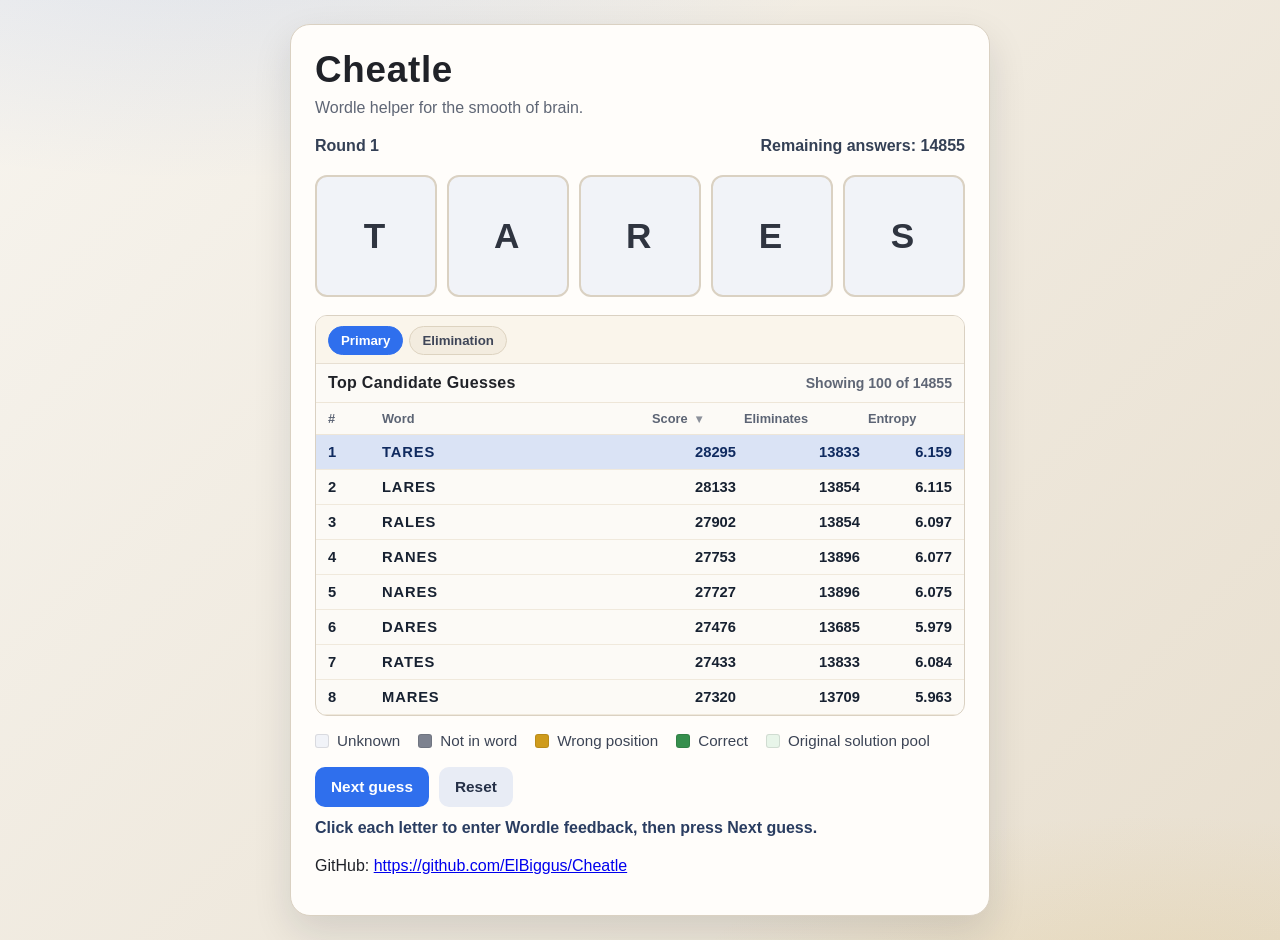
<file: index.html>
<!doctype html>
<html lang="en">
<head>
  <meta charset="UTF-8" />
  <meta name="viewport" content="width=device-width, initial-scale=1.0" />
  <title>Cheatle</title>
  <link rel="stylesheet" href="styles.css" />
</head>
<body>
  <main class="app-shell">
    <section class="card">
      <h1>Cheatle</h1>
      <p class="subtitle">Wordle helper for the smooth of brain.</p>

      <div class="status-row">
        <span id="roundLabel">Round 1</span>
        <span id="remainingLabel">Remaining answers: 0</span>
      </div>

      <div id="guessRow" class="guess-row" aria-label="Current guess"></div>

      <section class="candidate-panel" aria-label="Top candidate guesses">
        <div class="candidate-tabs" role="tablist" aria-label="Candidate list mode">
          <button id="primaryTabButton" class="candidate-tab active" type="button" role="tab" aria-selected="true">Primary</button>
          <button id="eliminationTabButton" class="candidate-tab" type="button" role="tab" aria-selected="false">Elimination</button>
        </div>
        <div class="candidate-header">
          <h2 id="candidateTitle">Top Candidate Guesses</h2>
          <span id="candidateCountLabel">Showing 0 of 0</span>
        </div>
        <div class="candidate-columns">
          <span>#</span>
          <button id="sortWordButton" type="button" class="candidate-sort-btn" title="To Your Mother">Word</button>
          <button id="sortScoreButton" type="button" class="candidate-sort-btn" title="Positionally weighted histogram score">Score</button>
          <button id="sortEliminatesButton" type="button" class="candidate-sort-btn" title="Minimum guaranteed words that will be eliminated">Eliminates</button>
          <button id="sortEntropyButton" type="button" class="candidate-sort-btn" title="Potential information gain">Entropy</button>
        </div>
        <div id="candidateList" class="candidate-list"></div>
      </section>

      <div class="legend">
        <div><span class="legend-swatch swatch-unknown"></span>Unknown</div>
        <div><span class="legend-swatch swatch-absent"></span>Not in word</div>
        <div><span class="legend-swatch swatch-present"></span>Wrong position</div>
        <div><span class="legend-swatch swatch-correct"></span>Correct</div>
        <div><span class="legend-swatch swatch-original-solution"></span>Original solution pool</div>
      </div>

      <div class="actions">
        <button id="nextGuessButton" type="button">Next guess</button>
        <button id="resetButton" type="button" class="secondary">Reset</button>
        <button id="loadCsvButton" type="button" class="secondary" hidden>Load answers.csv</button>
      </div>
      <input id="answersFileInput" type="file" accept=".csv,text/csv" hidden />

      <p id="message" class="message" aria-live="polite"></p>
      <p>GitHub: <a href="https://github.com/ElBiggus/Cheatle" target="_blank" rel="noopener noreferrer">https://github.com/ElBiggus/Cheatle</a></p>

    </section>
  </main>

  <script src="app.js" defer></script>
</body>
</html>
</file>
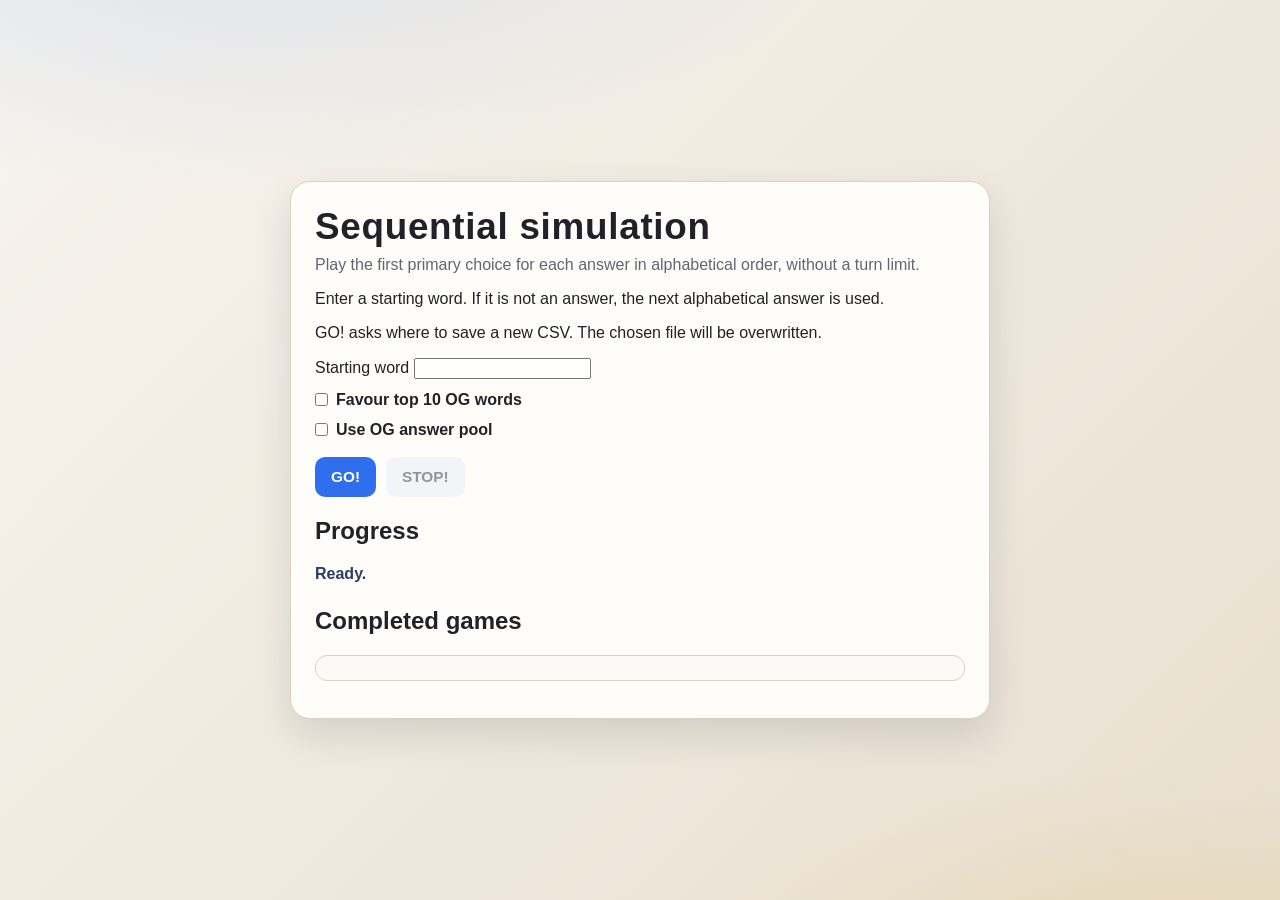
<file: simulation-sequential.html>
<!doctype html>
<html lang="en">
<head>
  <meta charset="UTF-8" />
  <meta name="viewport" content="width=device-width, initial-scale=1.0" />
  <title>Cheatle sequential simulation</title>
  <link rel="stylesheet" href="styles.css" />
</head>
<body>
  <main class="app-shell">
    <section class="card">
      <h1>Sequential simulation</h1>
      <p class="subtitle">Play the first primary choice for each answer in alphabetical order, without a turn limit.</p>
      <p>Enter a starting word. If it is not an answer, the next alphabetical answer is used.</p>
      <p>GO! asks where to save a new CSV. The chosen file will be overwritten.</p>
      <label for="simulationStart">Starting word</label>
      <input id="simulationStart" type="text" maxlength="5" autocomplete="off" spellcheck="false" />
      <label class="simulation-option">
        <input id="favorTop10OgWords" type="checkbox" />
        Favour top 10 OG words
      </label>
      <label class="simulation-option">
        <input id="useOgAnswerPool" type="checkbox" />
        Use OG answer pool
      </label>
      <div class="actions">
        <button id="simulationGo" type="button">GO!</button>
        <button id="simulationStop" class="secondary" type="button" disabled>STOP!</button>
      </div>
      <h2>Progress</h2>
      <p id="simulationStatus" class="message" role="status" aria-live="polite">Ready.</p>
      <h2>Completed games</h2>
      <pre id="simulationLog" class="simulation-log" aria-label="Simulation results"></pre>
    </section>
  </main>
  <script src="simulation-csv.js" defer></script>
  <script src="simulation-sequential.js" defer></script>
</body>
</html>
</file>
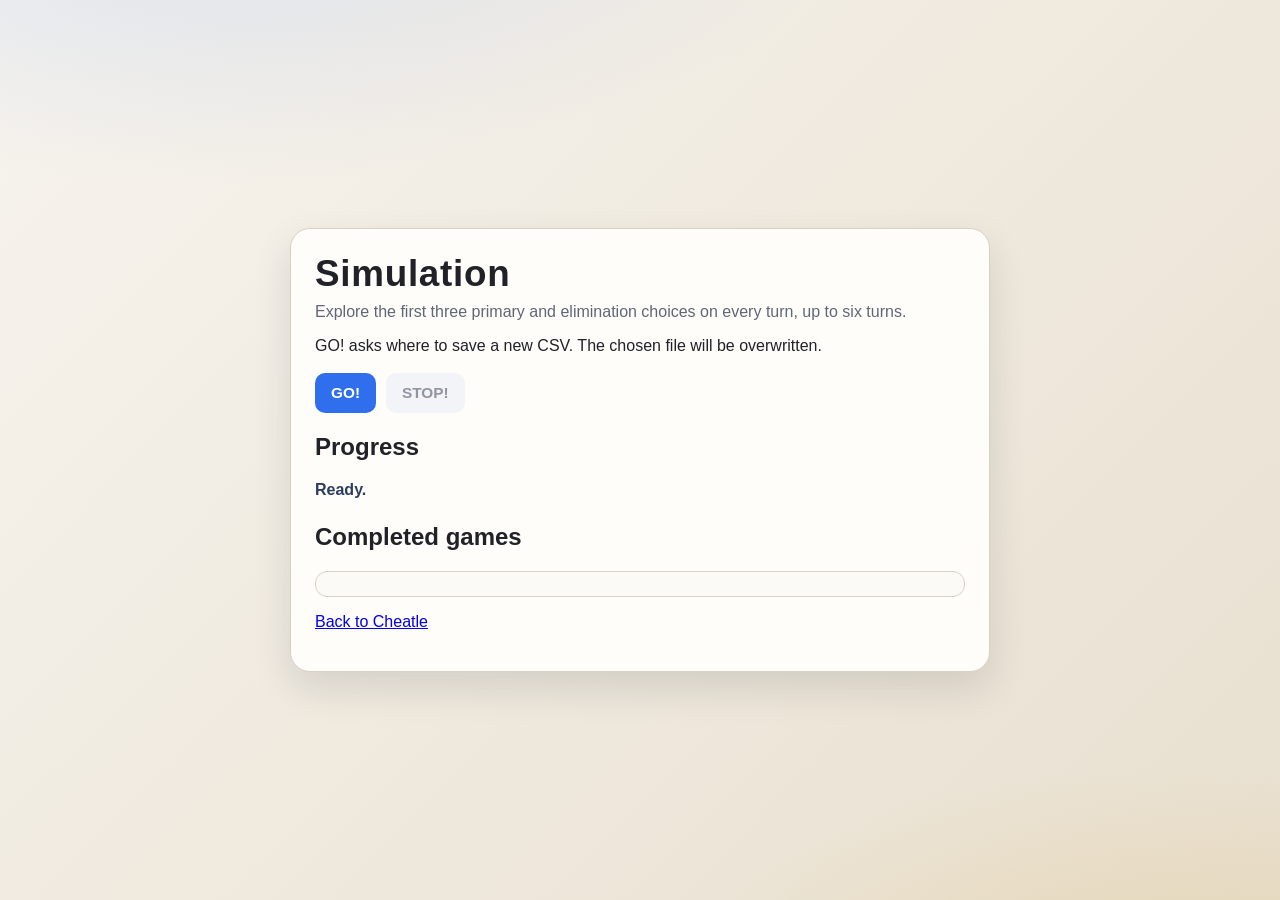
<file: simulation.html>
<!doctype html>
<html lang="en">
<head>
  <meta charset="UTF-8" />
  <meta name="viewport" content="width=device-width, initial-scale=1.0" />
  <title>Cheatle simulation</title>
  <link rel="stylesheet" href="styles.css" />
</head>
<body>
  <main class="app-shell">
    <section class="card">
      <h1>Simulation</h1>
      <p class="subtitle">Explore the first three primary and elimination choices on every turn, up to six turns.</p>
      <p>GO! asks where to save a new CSV. The chosen file will be overwritten.</p>
      <div class="actions">
        <button id="simulationGo" type="button">GO!</button>
        <button id="simulationStop" class="secondary" type="button" disabled>STOP!</button>
      </div>
      <h2>Progress</h2>
      <p id="simulationStatus" class="message" role="status" aria-live="polite">Ready.</p>
      <h2>Completed games</h2>
      <pre id="simulationLog" class="simulation-log" aria-label="Simulation results"></pre>
      <p><a href="index.html">Back to Cheatle</a></p>
    </section>
  </main>
  <script src="simulation-csv.js" defer></script>
  <script src="simulation.js" defer></script>
</body>
</html>
</file>
<file: styles.css>
:root {
  --bg-1: #f7f4ee;
  --bg-2: #e8dfcf;
  --card: #fffdfa;
  --text: #202228;
  --muted: #5f6675;
  --outline: #dad1c2;
  --accent: #2f6fed;
  --unknown: #f1f3f8;
  --absent: #7d828f;
  --present: #cf9b1b;
  --correct: #368f4d;
}

* {
  box-sizing: border-box;
}

body {
  margin: 0;
  min-height: 100vh;
  font-family: "Avenir Next", "Segoe UI", sans-serif;
  color: var(--text);
  background:
    radial-gradient(1200px 500px at 15% -10%, rgba(47, 111, 237, 0.12), transparent 55%),
    radial-gradient(900px 400px at 90% 110%, rgba(207, 155, 27, 0.15), transparent 55%),
    linear-gradient(135deg, var(--bg-1), var(--bg-2));
  display: grid;
  place-items: center;
  padding: 24px;
}

.app-shell {
  width: min(700px, 100%);
}

.card {
  background: var(--card);
  border: 1px solid var(--outline);
  border-radius: 20px;
  padding: 24px;
  box-shadow: 0 16px 38px rgba(20, 26, 40, 0.12);
  animation: rise-in 360ms ease-out;
}

h1 {
  margin: 0;
  font-size: clamp(1.8rem, 3vw, 2.3rem);
  letter-spacing: 0.02em;
}

.subtitle {
  margin-top: 8px;
  color: var(--muted);
}

.status-row {
  margin-top: 20px;
  display: flex;
  justify-content: space-between;
  gap: 12px;
  color: #344055;
  font-weight: 600;
}

.guess-row {
  margin-top: 20px;
  display: grid;
  grid-template-columns: repeat(5, minmax(0, 1fr));
  gap: 10px;
}

.guess-box {
  aspect-ratio: 1 / 1;
  border-radius: 12px;
  border: 2px solid var(--outline);
  background: var(--unknown);
  font-size: clamp(1.7rem, 5vw, 2.2rem);
  font-weight: 700;
  color: #101319;
  text-transform: uppercase;
  letter-spacing: 0.08em;
  cursor: pointer;
  user-select: none;
  display: grid;
  place-items: center;
  transition: transform 120ms ease, filter 120ms ease, background-color 120ms ease;
}

.guess-box:hover {
  transform: translateY(-2px);
  filter: brightness(0.99);
}

.guess-box:active {
  transform: translateY(0);
}

.state-0 {
  background: var(--unknown);
  color: #2f3440;
}

.state-1 {
  background: var(--absent);
  color: #ffffff;
  border-color: var(--absent);
}

.state-2 {
  background: var(--present);
  color: #ffffff;
  border-color: var(--present);
}

.state-3 {
  background: var(--correct);
  color: #ffffff;
  border-color: var(--correct);
}

.candidate-panel {
  margin-top: 18px;
  border: 1px solid var(--outline);
  border-radius: 12px;
  background: #fcfaf6;
  overflow: hidden;
}

.candidate-tabs {
  display: flex;
  gap: 6px;
  padding: 10px 12px 8px;
  border-bottom: 1px solid #e7dfd2;
  background: #faf5eb;
}

.candidate-tab {
  border: 1px solid #ddd3c0;
  border-radius: 999px;
  background: #f3ecdf;
  color: #3f4658;
  padding: 6px 12px;
  font-size: 0.83rem;
  font-weight: 700;
}

.candidate-tab.active {
  background: #2f6fed;
  border-color: #2f6fed;
  color: #ffffff;
}

.candidate-header {
  display: flex;
  justify-content: space-between;
  align-items: baseline;
  padding: 10px 12px;
  border-bottom: 1px solid #eee6d8;
}

.candidate-header h2 {
  margin: 0;
  font-size: 1rem;
  letter-spacing: 0.02em;
}

.candidate-header span {
  color: var(--muted);
  font-size: 0.88rem;
  font-weight: 600;
}

.candidate-columns {
  display: grid;
  grid-template-columns: 46px 1fr 84px 116px 84px;
  gap: 8px;
  padding: 8px 12px;
  color: #5c6474;
  font-size: 0.8rem;
  font-weight: 700;
  border-bottom: 1px solid #eee6d8;
}

.candidate-sort-btn {
  all: unset;
  cursor: pointer;
  font: inherit;
  color: inherit;
  display: inline-flex;
  align-items: center;
  gap: 6px;
}

.candidate-sort-btn::after {
  content: "";
  font-size: 0.72rem;
  opacity: 0.7;
}

.candidate-sort-btn.active.asc::after {
  content: "▲";
}

.candidate-sort-btn.active.desc::after {
  content: "▼";
}

.candidate-sort-btn:hover {
  color: #2f6fed;
}

.candidate-list {
  max-height: 280px;
  overflow-y: auto;
}

.simulation-log {
  max-height: 320px;
  overflow: auto;
  padding: 12px;
  border: 1px solid var(--outline);
  border-radius: 12px;
  background: #fcfaf6;
  white-space: pre-wrap;
  overflow-wrap: anywhere;
}

.simulation-option {
  display: flex;
  align-items: center;
  gap: 8px;
  margin-top: 12px;
  font-weight: 600;
}

.simulation-option input {
  margin: 0;
}

.candidate-row {
  width: 100%;
  border: none;
  border-bottom: 1px solid #f0e9dc;
  border-radius: 0;
  background: transparent;
  color: #172131;
  display: grid;
  grid-template-columns: 46px 1fr 84px 116px 84px;
  gap: 8px;
  align-items: center;
  text-align: left;
  padding: 9px 12px;
  font-size: 0.92rem;
  font-weight: 600;
}

.candidate-row.original-solution {
  background: #e8f5e9;
}

.candidate-row:hover {
  background: #eef2fb;
}

.candidate-row.selected {
  background: rgba(47, 111, 237, 0.17);
  color: #0f2a5f;
}

.candidate-row.selected.original-solution {
  background: #e8f5e9;
  box-shadow: inset 4px 0 #2f6fed;
}

.candidate-row .candidate-word {
  letter-spacing: 0.06em;
}

.candidate-row .candidate-score {
  text-align: right;
  font-variant-numeric: tabular-nums;
}

.candidate-row .candidate-elim {
  text-align: right;
  font-variant-numeric: tabular-nums;
}

.candidate-row .candidate-entropy {
  text-align: right;
  font-variant-numeric: tabular-nums;
}

.candidate-empty {
  padding: 12px;
  color: #5f6675;
  font-size: 0.9rem;
}

.legend {
  margin-top: 16px;
  display: flex;
  flex-wrap: wrap;
  gap: 10px 18px;
  color: #3c4455;
  font-size: 0.95rem;
}

.legend div {
  display: flex;
  align-items: center;
  gap: 8px;
}

.legend-swatch {
  width: 14px;
  height: 14px;
  border-radius: 3px;
  border: 1px solid rgba(0, 0, 0, 0.1);
}

.swatch-unknown { background: var(--unknown); }
.swatch-absent { background: var(--absent); }
.swatch-present { background: var(--present); }
.swatch-correct { background: var(--correct); }
.swatch-original-solution { background: #e8f5e9; }

.actions {
  margin-top: 18px;
  display: flex;
  gap: 10px;
}

button {
  border: none;
  border-radius: 10px;
  padding: 11px 16px;
  font-size: 0.96rem;
  font-weight: 700;
  cursor: pointer;
  background: var(--accent);
  color: #fff;
}

button.secondary {
  background: #e8ecf5;
  color: #253047;
}

button:disabled {
  opacity: 0.5;
  cursor: not-allowed;
}

.message {
  min-height: 1.4rem;
  margin-top: 12px;
  color: #2a3d61;
  font-weight: 600;
}

@keyframes rise-in {
  from {
    opacity: 0;
    transform: translateY(10px);
  }
  to {
    opacity: 1;
    transform: translateY(0);
  }
}

@media (max-width: 560px) {
  .card {
    padding: 18px;
  }

  .status-row {
    flex-direction: column;
    gap: 4px;
  }

  .actions {
    flex-direction: column;
  }

  button {
    width: 100%;
  }

  .candidate-row {
    width: 100%;
  }

  .candidate-columns .candidate-sort-btn {
    width: auto;
  }

  .candidate-tabs .candidate-tab {
    width: auto;
  }
}
</file>
